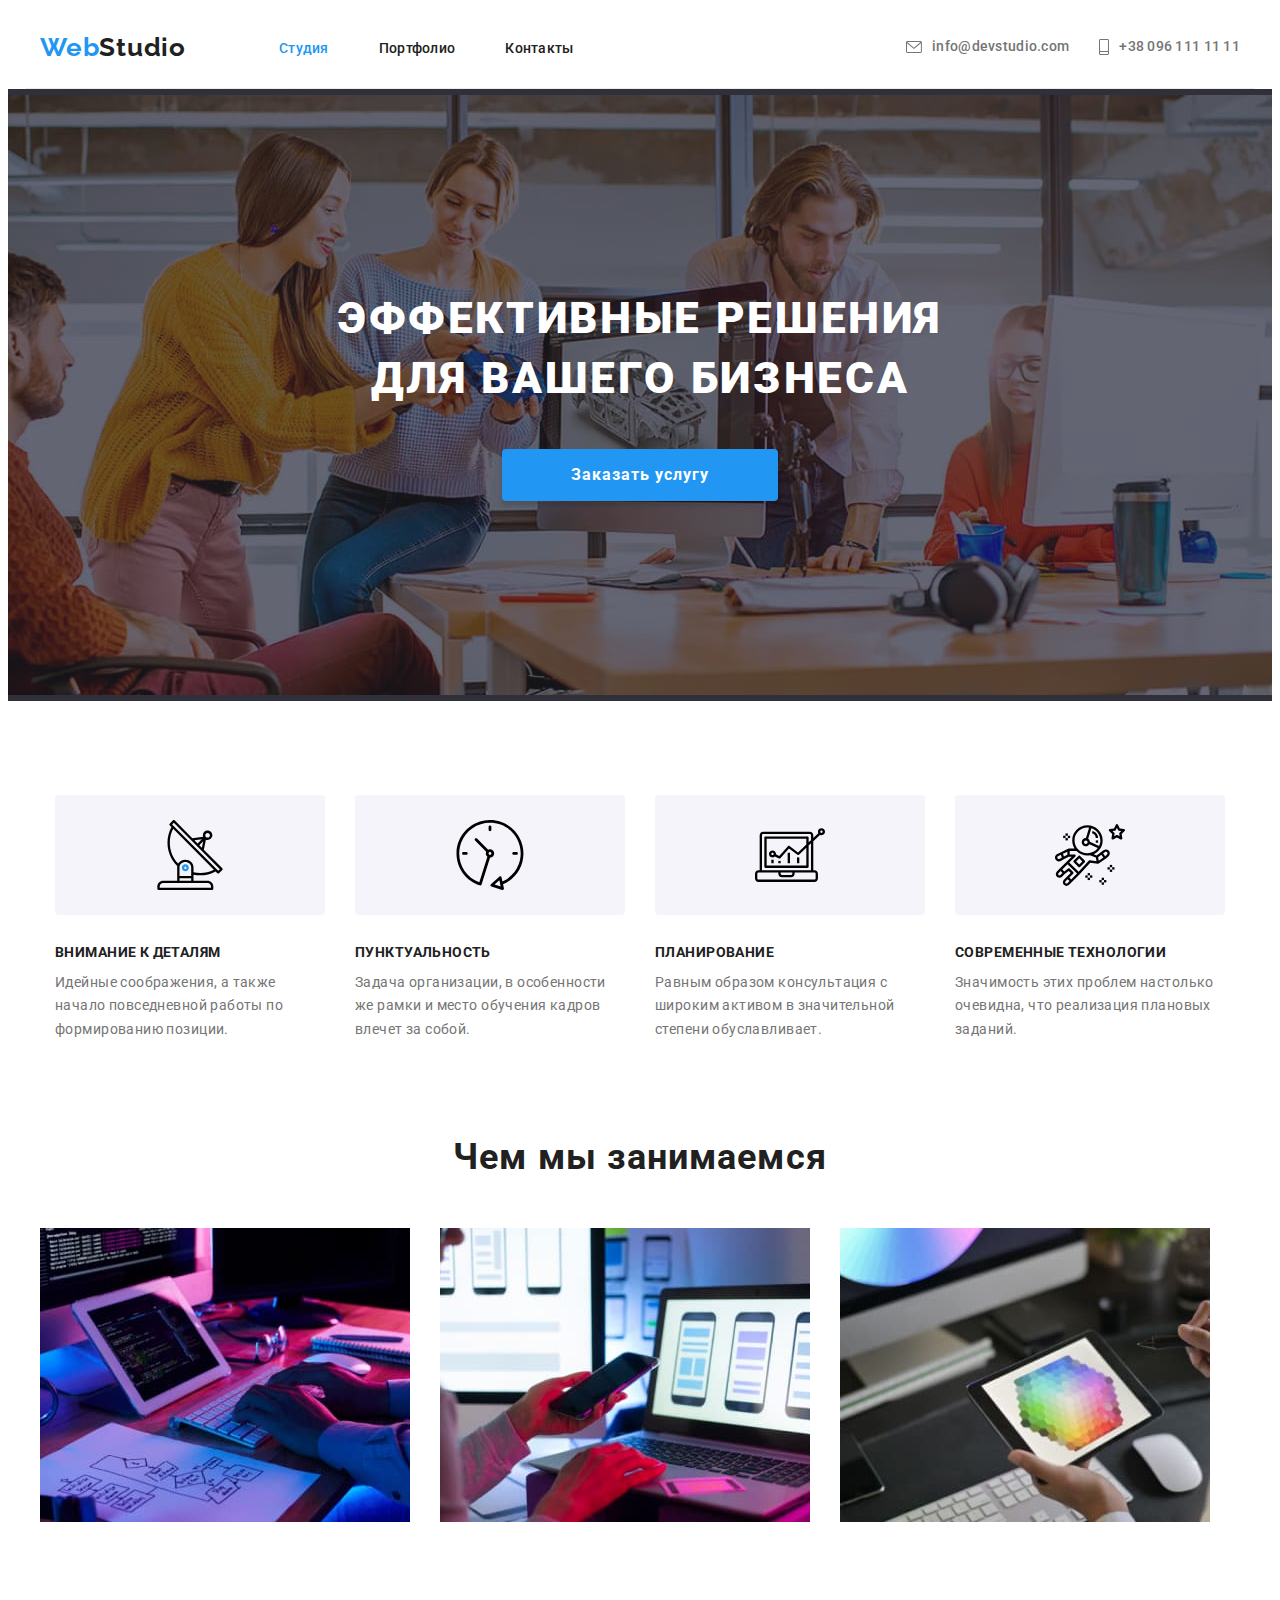
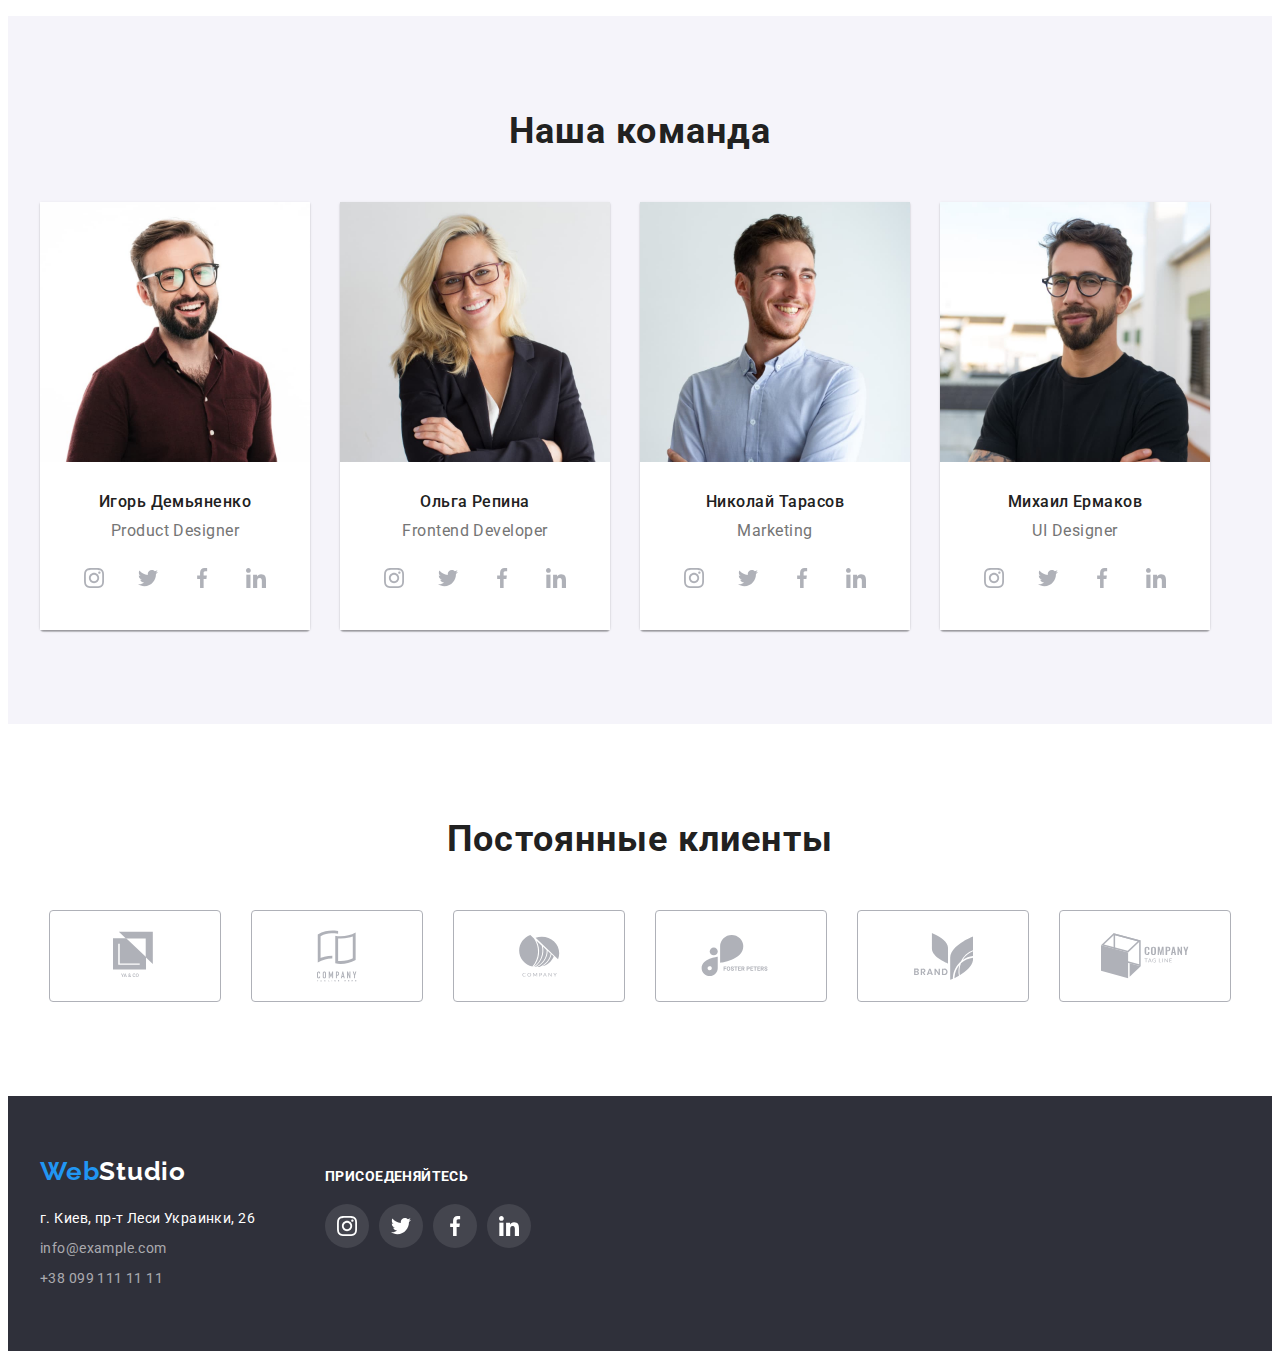
<file: index.html>
<!DOCTYPE html>
<html lang="ru">
<head>
    <meta charset="UTF-8">
    <meta http-equiv="X-UA-Compatible" content="IE=edge">
    <meta name="viewport" content="width=device-width, initial-scale=1.0">
    <title lang="en">WebStudio</title>
    <link rel="stylesheet" href="https://cdnjs.cloudflare.com/ajax/libs/modern-normalize/1.0.0/modern-normalize.min.css" integrity="sha512-ISS7cAi1PEhQ8jnbJpJZMd29NlhNj4AWYyLOSp2CE/CsHxTCu+r+t0D2yoJudVrd0/8fTVPUVDzY5Tvli75u/g==" crossorigin="anonymous" />
    <link rel="preconnect" href="https://fonts.gstatic.com">
    <link href="https://fonts.googleapis.com/css2?family=Raleway:wght@700&family=Roboto:wght@400;500;700;900&display=swap" rel="stylesheet">
    <link rel="stylesheet" href="./css/style-html.css">
</head>
<body>
    
    <header class="header">
        <!--Навигацыя-->
        <div class="container">
            <nav class="nav">
                <a class="logo link" href="index.html" lang="en">Web<span class="logo-word-top">Studio</span></a>
                <ul class="nav-list list">
                    <li class="nav-list-title">
                        <a class="header-nav-link link" href="index.html"><span class="nav-link-word">Студия</span></a>
                    </li>
                    <li class="nav-list-title">
                        <a class="header-nav-link link" href="portfolio.html">Портфолио</a>
                    </li>
                    <li class="nav-list-title">
                        <a class="header-nav-link link" href="contakt.html">Контакты</a>
                    </li>           
                </ul>
            </nav>
            <ul class="header-contakt-list list">
                <li class="header-contakt">
                    <a class="header-contakt-link link" href="mail:info@devstudio.com">
                        <svg width="16" height="12" class="headet-contakt-icon">
                            <use href="./img/sprite.svg#icon-mail"></use>
                        </svg> info@devstudio.com
                    </a>
                    
                </li>
                <li class="header-contakt">
                    <a class="header-contakt-link link" href="tel:+380961111111">
                        <svg width="10" height="16" class="headet-contakt-icon" >
                            <use href="./img/sprite.svg#icon-tel"></use>
                        </svg> +38 096 111 11 11
                    </a>
                </li>
            </ul>  
        </div>
    </header>
    <main>
        <!--HERO-->
        <section class="hero-section background-img">
            <div class="container ">
                <h1 class="hero-section-text">Эффективные решения для вашего бизнеса</h1>
                <button type="button" class="hero-section-btn">
                   <span class="btn-texst">Заказать услугу</span> 
                </button>
            </div>
        </section>
            <!--Описание-->        
        <section class="description">
            <div class="container">
                <ul class="list-description list">
                    <li class="list-description-title">
                        <div class="list-description-icon">
                            <svg class="description-icon">
                                <use href="./img/sprite.svg#icon-antenna"></use>
                            </svg>
                        </div>
                        <h3 class="description-title">Внимание к деталям</h3>
                        <p class="description-text">Идейные соображения, а также начало повседневной работы по формированию позиции.</p>
                    </li>
                    <li class="list-description-title">
                        <div class="list-description-icon">
                            <svg class="description-icon">
                                <use href="./img/sprite.svg#icon-clock"></use>
                            </svg>
                        </div>
                        <h3 class="description-title">Пунктуальность</h3>
                        <p class="description-text">Задача организации, в особенности же рамки и место обучения кадров влечет за собой.</p>
                    </li>
                    <li class="list-description-title">
                        <div class="list-description-icon">
                            <svg class="description-icon">
                                <use href="./img/sprite.svg#icon-diagram">
                                </use>
                            </svg>
                        </div>
                        <h3 class="description-title">Планирование</h3>
                        <p class="description-text">Равным образом консультация с широким активом в значительной степени обуславливает.</p>
                    </li>
                    <li class="list-description-title">
                        <div class="list-description-icon">
                            <svg class="description-icon" >
                                <use href="./img/sprite.svg#icon-astronaut"></use>
                            </svg>
                        </div>
                        <h3 class="description-title">Современные технологии</h3>
                        <p class="description-text">Значимость этих проблем настолько очевидна, что реализация плановых заданий.</p>
                    </li>
                </ul>
            </div>    
       </section>
             <!--Чем мы занимаемся-->             
        <section class="uswork">
            <div class="container">
                <h2 class="uswork-title">Чем мы занимаемся</h2> 
                <ul class="uswork-list list">
                    <li class="uswork-img"><img src="./img/picture/html.img/img-2.jpg" alt="робота с компютером" width="370" height="294"></li>
                    <li class="uswork-img"><img src="./img/picture/html.img/img-1.jpg" alt="робота с телефоном" width="370" height="294"></li>
                    <li class="uswork-img"><img src="./img/picture/html.img/img.jpg" alt="робота с планшетом" width="370" height="294"></li>
                </ul>
            </div>   
        </section>
            <!--Наша команда-->        
        <section class="usteam">
            <div class="container">
                <h2 class="usteam-header">Наша команда</h2>
                <ul class="usteam-list list">
                    <li class="usteam-list-blok" >
                        <img class="usteam-img" src="./img/face/img.jpg" alt="Игорь Демьяненко" width="270" height="260">
                        <div class="usteam-list-item">
                            <h3 class="usteam-title">Игорь Демьяненко</h3>
                            <p class="usteam-text" lang="en">Product Designer</p>
                            <ul class="usteam-soctial list">
                                <il class="usteam-soctial-icon">
                                    <a class="soctial-icon-link link" href="" >
                                        <svg class="soctial-icon">
                                            <use href="./img/sprite.svg#icon-instagram"></use>
                                        </svg>
                                    </a>
                                </il>
                                <il class="usteam-soctial-icon">
                                    <a class="soctial-icon-link link" href="">
                                        <svg class="soctial-icon">
                                            <use href="./img/sprite.svg#icon-twitter"></use>
                                        </svg>
                                    </a>
                                </il>
                                <il class="usteam-soctial-icon">
                                    <a class="soctial-icon-link link" href="">
                                        <svg class="soctial-icon">
                                            <use href="./img/sprite.svg#icon-facebook"></use>
                                        </svg>
                                    </a>
                                </il>
                                <il class="usteam-soctial-icon">
                                    <a class="soctial-icon-link link" href="">
                                        <svg class="soctial-icon">
                                            <use href="./img/sprite.svg#icon-linkedin"></use>
                                        </svg>
                                    </a>
                                </il>
                            </ul>
                        </div>
                    </li>
                    <li class="usteam-list-blok">
                        <img class="usteam-img" src="./img/face/img-1.jpg" alt="Ольга Репина" width="270" height="260">
                        <div class="usteam-list-item">
                            <h3 class="usteam-title">Ольга Репина</h3>
                            <p class="usteam-text" lang="en">Frontend Developer</p>
                            <ul class="usteam-soctial list">
                                <il class="usteam-soctial-icon">
                                    <a class="soctial-icon-link link" href="" >
                                        <svg class="soctial-icon">
                                            <use href="./img/sprite.svg#icon-instagram"></use>
                                        </svg>
                                    </a>
                                </il>
                                <il class="usteam-soctial-icon">
                                    <a class="soctial-icon-link link" href="">
                                        <svg class="soctial-icon">
                                            <use href="./img/sprite.svg#icon-twitter"></use>
                                        </svg>
                                    </a>
                                </il>
                                <il class="usteam-soctial-icon">
                                    <a class="soctial-icon-link link" href="">
                                        <svg class="soctial-icon">
                                            <use href="./img/sprite.svg#icon-facebook"></use>
                                        </svg>
                                    </a>
                                </il>
                                <il class="usteam-soctial-icon">
                                    <a class="soctial-icon-link link" href="">
                                        <svg class="soctial-icon">
                                            <use href="./img/sprite.svg#icon-linkedin"></use>
                                        </svg>
                                    </a>
                                </il>
                            </ul>
                        </div>
                    </li>
                    <li class="usteam-list-blok">
                        <img class="usteam-img" src="./img/face/img-2.jpg" alt="Николай Тарасов" width="270" height="260">
                        <div class="usteam-list-item">
                            <h3 class="usteam-title">Николай Тарасов</h3>
                            <p class="usteam-text" lang="en">Marketing</p>
                            <ul class="usteam-soctial list">
                                <il class="usteam-soctial-icon">
                                    <a class="soctial-icon-link link" href="" >
                                        <svg class="soctial-icon">
                                            <use href="./img/sprite.svg#icon-instagram"></use>
                                        </svg>
                                    </a>
                                </il>
                                <il class="usteam-soctial-icon">
                                    <a class="soctial-icon-link link" href="">
                                        <svg class="soctial-icon">
                                            <use href="./img/sprite.svg#icon-twitter"></use>
                                        </svg>
                                    </a>
                                </il>
                                <il class="usteam-soctial-icon">
                                    <a class="soctial-icon-link link" href="">
                                        <svg class="soctial-icon">
                                            <use href="./img/sprite.svg#icon-facebook"></use>
                                        </svg>
                                    </a>
                                </il>
                                <il class="usteam-soctial-icon">
                                    <a class="soctial-icon-link link" href="">
                                        <svg class="soctial-icon">
                                            <use href="./img/sprite.svg#icon-linkedin"></use>
                                        </svg>
                                    </a>
                                </il>
                            </ul>
                        </div>
                    </li>
                    <li class="usteam-list-blok">
                        <img class="usteam-img" src="./img/face/img-3.jpg" alt="Михаил Ермаков" width="270" height="260">
                        <div class="usteam-list-item">
                            <h3 class="usteam-title">Михаил Ермаков</h3>
                            <p class="usteam-text" lang="en">UI Designer</p>
                           <ul class="usteam-soctial list">
                            <il class="usteam-soctial-icon">
                                <a class="soctial-icon-link link" href="" >
                                    <svg class="soctial-icon">
                                        <use href="./img/sprite.svg#icon-instagram"></use>
                                    </svg>
                                </a>
                            </il>
                            <il class="usteam-soctial-icon">
                                <a class="soctial-icon-link link" href="">
                                    <svg class="soctial-icon">
                                        <use href="./img/sprite.svg#icon-twitter"></use>
                                    </svg>
                                </a>
                            </il>
                            <il class="usteam-soctial-icon">
                                <a class="soctial-icon-link link" href="">
                                    <svg class="soctial-icon">
                                        <use href="./img/sprite.svg#icon-facebook"></use>
                                    </svg>
                                </a>
                            </il>
                            <il class="usteam-soctial-icon">
                                <a class="soctial-icon-link link" href="">
                                    <svg class="soctial-icon">
                                        <use href="./img/sprite.svg#icon-linkedin"></use>
                                    </svg>
                                </a>
                            </il>
                           </ul>
                        </div>
                    </li>
                    
                </ul>
            </div>
        </section>
        <!--Клиенты-->  
        <section class="clients">
            <div class="container">
                <h2 class="clients-header">
                    Постоянные клиенты
                </h2>
                <ul class="clients-list list">
                    <li class="clients-list-item">
                        <a href="" class="clients-list-link link">
                            <svg class="clients-icon" width="44" height="50" >
                                <use href="./img/sprite.svg#icon-logo-1"></use>
                            </svg>
                        </a>
                    </li>
                    <li class="clients-list-item">
                        <a href="" class="clients-list-link link">
                            <svg class="clients-icon" width="40" height="52">
                                <use href="./img/sprite.svg#icon-logo-2"></use>
                            </svg>
                        </a>
                    </li>
                    <li class="clients-list-item">
                        <a href="" class="clients-list-link link">
                            <svg class="clients-icon" width="41" height="42">
                                <use href="./img/sprite.svg#icon-logo-3"></use>
                            </svg>
                        </a>
                    </li>
                    <li class="clients-list-item">
                        <a href="" class="clients-list-link link">
                            <svg class="clients-icon" width="80" height="42">
                                <use href="./img/sprite.svg#icon-logo-4"></use>
                            </svg>
                        </a>
                    </li>
                    <li class="clients-list-item">
                        <a href="" class="clients-list-link link">
                            <svg class="clients-icon" width="59" height="47">
                                <use href="./img/sprite.svg#icon-logo-5" ></use>
                            </svg>
                        </a>
                    </li>
                    <li class="clients-list-item">
                        <a href="" class="clients-list-link link">
                            <svg class="clients-icon" width="88" height="46">
                                <use href="./img/sprite.svg#icon-logo-6" ></use>
                            </svg>
                        </a>
                    </li>
                </ul>
            </div>
        </section>
    </main>  
        <footer class="footer">
            <!--Контактная информация--> 
            <div class="container">
                <div>
                    <ul class="footer-list list">
                        <li class="footer-list-title"><a class="logo link" href="index.html" lang="en">Web<span class="logo-word-bottom">Studio</span></a></li>
                        <li class="footer-list-title"><address class="address">
                            <ul class="address-list list">
                                <li class="address-list-title"><a class="address-list-map link" href="https://goo.gl/maps/AxaxYYh6LcKhHVf57" target="_blank" rel="noopener noreferrer">г. Киев, пр-т Леси Украинки, 26</a></li>
                                <li class="address-list-title"><a class="address-list-link link" href="mail:info@example.com">info@example.com</a></li>
                                <li class="address-list-title"><a class="address-list-link link" href="tel:+380991111111">+38 099 111 11 11</a></li>
                            </ul>
                        </address></li>
                    </ul> 
                </div>
            
                <div class="footer-social">
                    <h3 class="footer-social-text">
                        ПРИСОЕДЕНЯЙТЕСЬ
                    </h3>
                    <ul class="footer-social-list list">
                        <li class="footer-social-title">
                            <a href="" class="footer-icon link">
                                <svg class="footer-social-icon">
                                    <use href="./img/sprite.svg#icon-instagram"></use>
                                </svg>
                            </a>
                        </li>
                        <li class="footer-social-title">
                            <a href="" class="footer-icon link">
                                <svg class="footer-social-icon">
                                    <use href="./img/sprite.svg#icon-twitter"></use>
                                </svg>
                            </a>
                        </li>
                        <li class="footer-social-title">
                            <a href="" class="footer-icon link">
                                <svg class="footer-social-icon">
                                    <use href="./img/sprite.svg#icon-facebook"></use>
                                </svg>
                            </a>
                        </li>
                        <li class="footer-social-title">
                            <a href="" class="footer-icon link">
                                <svg class="footer-social-icon">
                                    <use href="./img/sprite.svg#icon-linkedin"> </use>
                                </svg>
                            </a>
                        </li>
                    </ul>
                </div>
            </div>
        </footer>
</body>
</html>
</file>
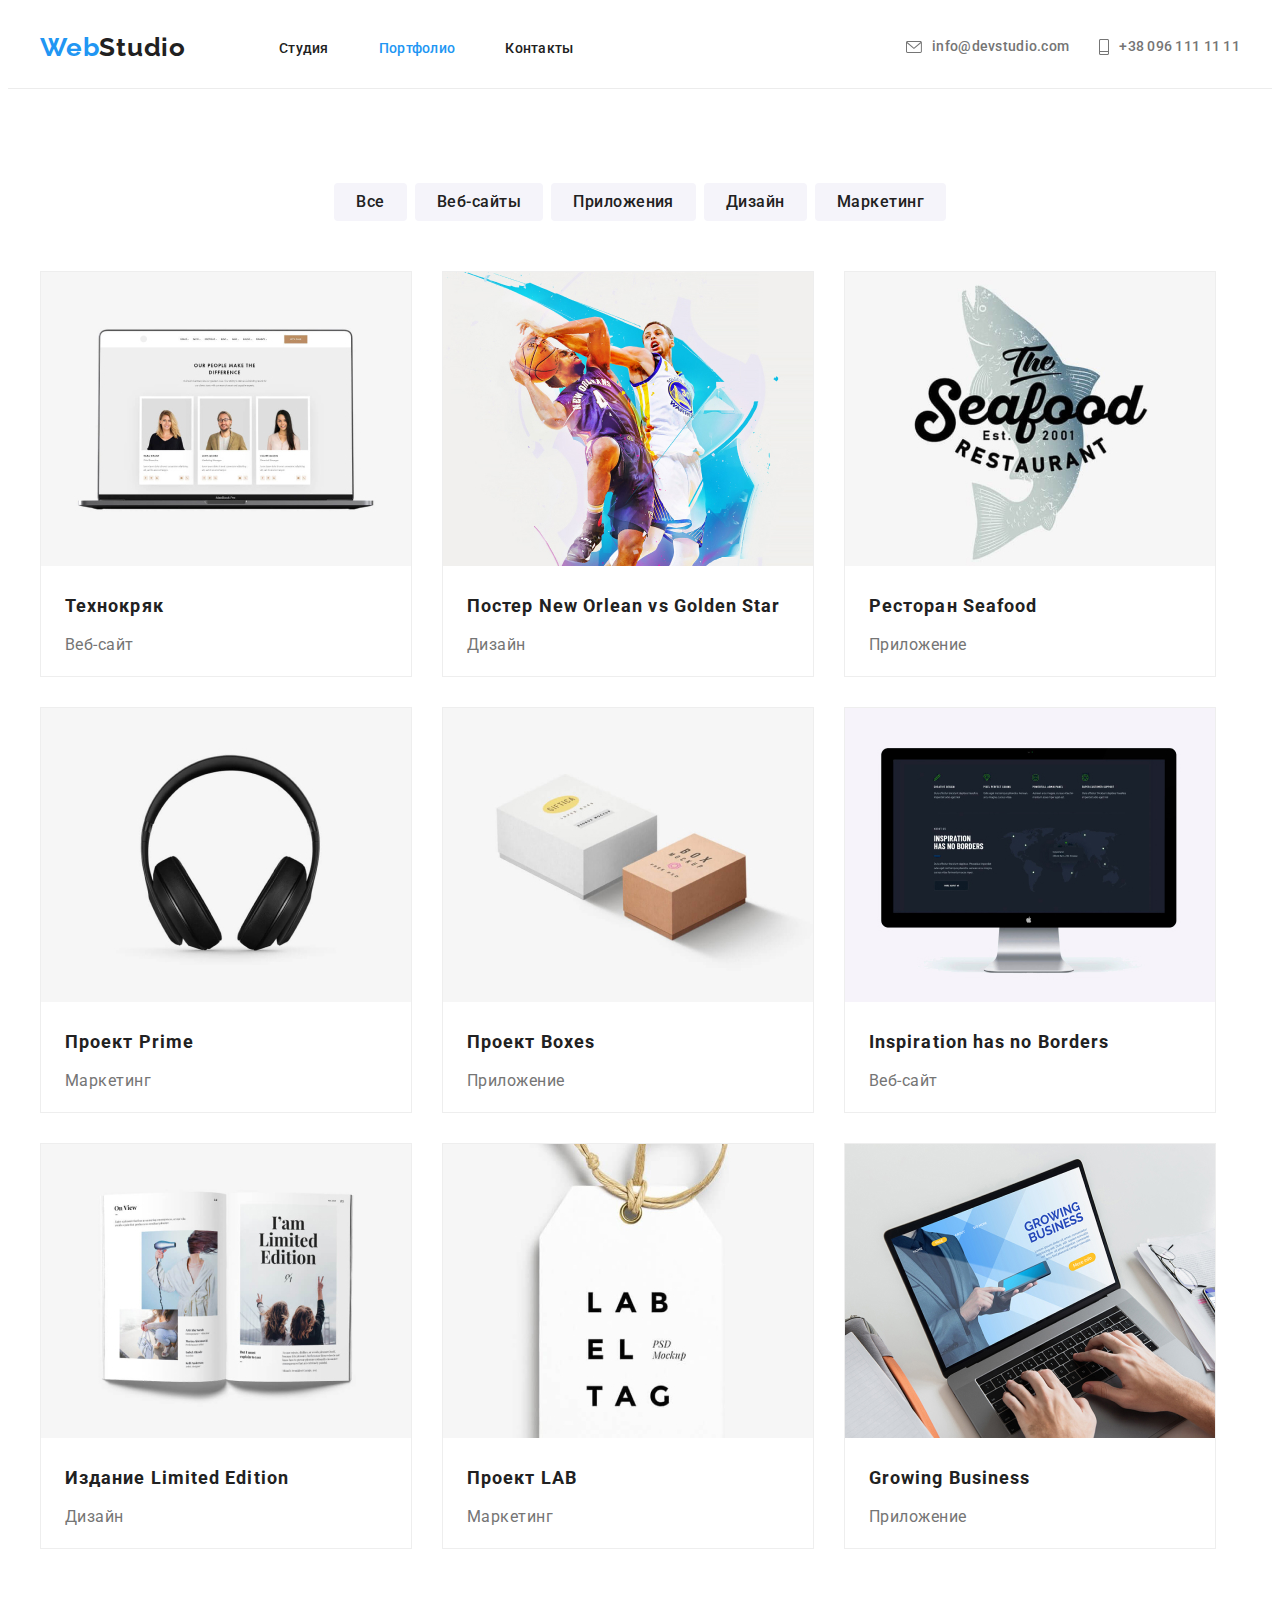
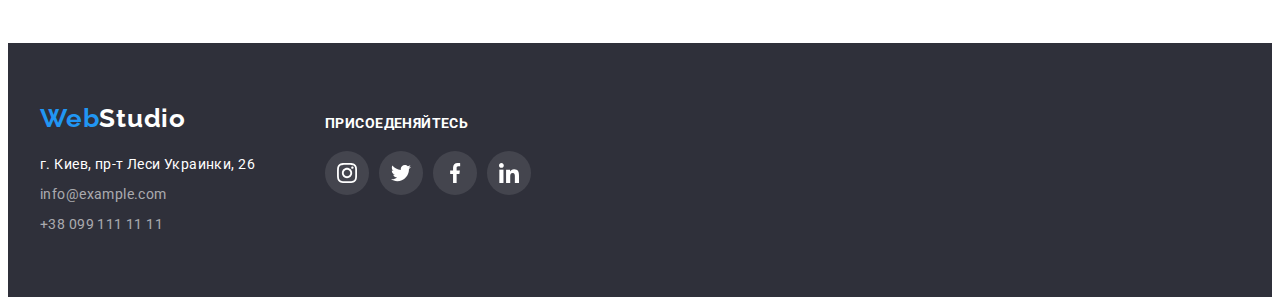
<file: portfolio.html>
<!DOCTYPE html>
<html lang="ru">
<head>
    <meta charset="UTF-8">
    <meta http-equiv="X-UA-Compatible" content="IE=edge">
    <meta name="viewport" content="width=device-width, initial-scale=1.0">
    <title lang="en">WebStudio</title>
    <link rel="stylesheet" href="https://cdnjs.cloudflare.com/ajax/libs/modern-normalize/1.0.0/modern-normalize.min.css" integrity="sha512-ISS7cAi1PEhQ8jnbJpJZMd29NlhNj4AWYyLOSp2CE/CsHxTCu+r+t0D2yoJudVrd0/8fTVPUVDzY5Tvli75u/g==" crossorigin="anonymous" />
    <link rel="preconnect" href="https://fonts.gstatic.com">
    <link href="https://fonts.googleapis.com/css2?family=Raleway:wght@700&family=Roboto:wght@400;500;700;900&display=swap" rel="stylesheet">
    <link rel="stylesheet" href="./css/style-portfolio.css">
</head>
    <body>
        <header class="header">
            <!--Навигацыя-->
            <div class="container">
                <nav class="nav">
                    <a class="logo link" href="index.html" lang="en">Web<span class="logo-word-top">Studio</span></a>
                    <ul class="nav-list list">
                        <li class="nav-list-title">
                            <a class="header-nav-link link" href="index.html">Студия</a>
                        </li>
                        <li class="nav-list-title">
                            <a class="header-nav-link link" href="portfolio.html"><span class="nav-link-word">Портфолио</span></a>
                        </li>
                        <li class="nav-list-title">
                            <a class="header-nav-link link" href="contakt.html">Контакты</a>
                        </li>
                    </ul>
                </nav>
                <ul class="header-contakt-list list">
                    <li class="header-contakt">
                        <a class="header-contakt-link link" href="mail:info@devstudio.com">
                            <svg width="16" height="12" class="headet-contakt-icon">
                                <use href="./img/sprite.svg#icon-mail"></use>
                            </svg> info@devstudio.com
                        </a>
                        
                    </li>
                    <li class="header-contakt">
                        <a class="header-contakt-link link" href="tel:+380961111111">
                            <svg width="10" height="16" class="headet-contakt-icon" >
                                <use href="./img/sprite.svg#icon-tel"></use>
                            </svg> +38 096 111 11 11
                        </a>
                    </li>
                </ul>  
            </div>
        </header>   
            <!--Прайс-->
        <section class="section">
            <div class="container">
                <ul class="price-button list">
                    <li class="price-button-list">
                        <button type="button" class="button-list"><span class="btn-texst">Все</span></button>
                    </li>
                    <li class="price-button-list">
                        <button type="button" class="button-list"><span class="btn-texst">Веб-сайты</span></button>
                    </li>
                    <li class="price-button-list">
                        <button type="button" class="button-list"><span class="btn-texst">Приложения</span></button>
                    </li>
                    <li class="price-button-list">
                        <button type="button" class="button-list"><span class="btn-texst">Дизайн</span></button>
                    </li>
                    <li class="price-button-list">
                        <button type="button" class="button-list"><span class="btn-texst">Маркетинг</span></button>
                    </li>
                </ul>                
                <div class="container-price-img">
                    <ul class="price-img list">
                        <li class="price-img-list">
                            <a class="price-img-link link" href="">
                            <img class="price-img-link-pic" src="./img/picture/portfolio.img/img.jpg" alt="Ноутбук" width="370" height="294"> 
                            <div class="price-list-title"> 
                                <h3 class="price-list-header">Технокряк</h3>
                                <p class="price-list-text">Веб-сайт</p></div>
                            </a>
                        </li>
                        <li class="price-img-list">
                            <a class="price-img-link link" href="">
                                <img class="price-img-link-pic" src="./img/picture/portfolio.img/img-1.jpg" alt="Баскедболисты" width="370" height="294"> 
                            <div class="price-list-title">
                                <h3 class="price-list-header">Постер New Orlean vs Golden Star</h3>
                                <p class="price-list-text">Дизайн</p>
                            </div>
                            </a>
                        </li>
                        <li class="price-img-list">
                            <a class="price-img-link link" href="">
                                <img class="price-img-link-pic" src="./img/picture/portfolio.img/img-2.jpg" alt="Логотип" width="370" height="294"> 
                            <div class="price-list-title">
                                <h3 class="price-list-header">Ресторан Seafood</h3>
                                <p class="price-list-text">Приложение</p>
                            </div>
                            </a>
                        </li>
                        <li class="price-img-list">
                            <a class="price-img-link link" href="">
                                <img class="price-img-link-pic" src="./img/picture/portfolio.img/img-3.jpg" alt="Наушники" width="370" height="294"> 
                            <div class="price-list-title">
                                <h3 class="price-list-header">Проект Prime</h3>
                                <p class="price-list-text">Маркетинг</p>
                            </div>
                            </a>
                        </li>
                        <li class="price-img-list">
                            <a class="price-img-link link" href="">
                                <img class="price-img-link-pic" src="./img/picture/portfolio.img/img-4.jpg" alt="Коробки" width="370" height="294"> 
                            <div class="price-list-title">
                                <h3 class="price-list-header">Проект Boxes</h3>
                                <p class="price-list-text">Приложение</p>
                            </div>
                            </a>
                        </li>
                        <li class="price-img-list">
                            <a class="price-img-link link" href="">
                                <img class="price-img-link-pic" src="./img/picture/portfolio.img/img-5.jpg" alt="Монитор" width="370" height="294"> 
                            <div class="price-list-title">
                                <h3 class="price-list-header">Inspiration has no Borders</h3>
                                <p lang="en" class="price-list-text">Веб-сайт</p>
                            </div>
                            </a>
                        </li>
                        <li class="price-img-list">
                            <a class="price-img-link link" href="">
                                <img class="price-img-link-pic" src="./img/picture/portfolio.img/img-6.jpg" alt="Книга" width="370" height="294"> 
                            <div class="price-list-title">
                                <h3 class="price-list-header">Издание Limited Edition</h3>
                                <p class="price-list-text">Дизайн</p>
                            </div>
                            </a>
                        </li>
                        <li class="price-img-list">
                            <a class="price-img-link link" href="">
                                <img class="price-img-link-pic" src="./img/picture/portfolio.img/img-7.jpg" alt="Маркеровка" width="370" height="294"> 
                            <div class="price-list-title">
                                <h3 class="price-list-header">Проект LAB</h3>
                                <p class="price-list-text">Маркетинг</p>
                            </div>
                            </a>
                        </li>
                        <li class="price-img-list">
                            <a class="price-img-link link" href="">
                                <img class="price-img-link-pic" src="./img/picture/portfolio.img/img-8.jpg" alt="Ноутбук" width="370" height="294"> 
                            <div class="price-list-title">
                                <h3 class="price-list-header">Growing Business</h3>
                                <p class="price-list-text">Приложение</p>
                            </div>
                            </a>
                        </li>
                    </ul>
                </div>
            </div>
        </section>
                <!--Контактная информация-->     
        <footer class="footer">
            <!--Контактная информация--> 
            <div class="container">
                <div>
                    <ul class="footer-list list">
                        <li class="footer-list-title"><a class="logo link" href="index.html" lang="en">Web<span class="logo-word-bottom">Studio</span></a></li>
                        <li class="footer-list-title"><address class="address">
                            <ul class="address-list list">
                                <li class="address-list-title"><a class="address-list-map link" href="https://goo.gl/maps/AxaxYYh6LcKhHVf57" target="_blank" rel="noopener noreferrer">г. Киев, пр-т Леси Украинки, 26</a></li>
                                <li class="address-list-title"><a class="address-list-link link" href="mail:info@example.com">info@example.com</a></li>
                                <li class="address-list-title"><a class="address-list-link link" href="tel:+380991111111">+38 099 111 11 11</a></li>
                            </ul>
                        </address></li>
                    </ul> 
                </div>
            
                <div class="footer-social">
                    <h3 class="footer-social-text">
                        ПРИСОЕДЕНЯЙТЕСЬ
                    </h3>
                    <ul class="footer-social-list list">
                        <li class="footer-social-title">
                            <a href="" class="footer-icon link">
                                <svg class="footer-social-icon">
                                    <use href="./img/sprite.svg#icon-instagram"></use>
                                </svg>
                            </a>
                        </li>
                        <li class="footer-social-title">
                            <a href="" class="footer-icon link">
                                <svg class="footer-social-icon">
                                    <use href="./img/sprite.svg#icon-twitter"></use>
                                </svg>
                            </a>
                        </li>
                        <li class="footer-social-title">
                            <a href="" class="footer-icon link">
                                <svg class="footer-social-icon">
                                    <use href="./img/sprite.svg#icon-facebook"></use>
                                </svg>
                            </a>
                        </li>
                        <li class="footer-social-title">
                            <a href="" class="footer-icon link">
                                <svg class="footer-social-icon">
                                    <use href="./img/sprite.svg#icon-linkedin"></use>
                                </svg>
                            </a>
                        </li>
                    </ul>
                </div>
            </div>
        </footer>            
    </body>
</html>
</file>
<file: css/style-html.css>
:root {
    --main-font: 'Roboto', sans-serif;
    --secondary-font: 'Raleway', sans-serif;
    --accent-color: #2196F3;
    --text-color:#212121;
    --title-color:#FFFFFF;
    --background-color: #F5F4FA;
    --section-pt-pb: 94px;
    --section-mr: 30px;
}

h1,
h2,
h3,
h4,
h5,
h6,
p{
    margin:0;
}

ul,
ol
{
    margin: 0;
    padding: 0;
}

img{
    display: block;
}

body {
    font-family: var(--main-font);
}

.list {
    list-style: none;
}

.link {
    text-decoration: none;
}


.logo {
    font-family: var(--secondary-font);
    font-weight: 700;
    font-size: 26px;
    line-height: 1.19;
    letter-spacing: 0.03em;

    color: var(--accent-color);
}

.visually-hidden {
    position: absolute !important;
    clip: rect(1px 1px 1px 1px); /* IE6, IE7 */
    clip: rect(1px, 1px, 1px, 1px);
    padding: 0 !important;
    border: 0 !important;
    height: 1px !important;
    width: 1px !important;
    overflow: hidden;
  }

.container{
    width: 1200px;
    margin: 0 auto;
    padding-left: 15px;
    padding-right: 15px; 
}

/* _______________header_______________ */

.header .container{
    display: flex;
    align-items: center;
    border-bottom: 1px solid #ECECEC;
    padding-left: 15px;
    padding-top: 24px;
    padding-bottom: 25px;
}

.nav{
    display: flex;
    align-items: center;
}

.header .logo{
    margin-right: 93px;

}

.logo-word-top{
    color: var(--text-color);
}

.nav-list-title:not(:last-child){
    margin-right: 50px;
}

.nav-list{
    display: flex;
}

.header-nav-link {
    font-weight: 500;
    font-size: 14px;
    line-height: 1.14;
    letter-spacing: 0.02em;

    color: var(--text-color);
}

.header-nav-link:hover,
.header-nav-link:focus{
    color: var(--accent-color);
}

.nav-link-word{
    color: var(--accent-color);
}

.header-contakt-list{
    display: flex;
    align-items: center;
    margin-left: auto;
}

.header-contakt-link:hover,
.header-contakt-link:focus{
    color: var(--accent-color);
}

.header-contakt:not(:last-child){
    margin-right: 30px;
}

.header-contakt-list:not(:last-child){
    margin-left: 305px;   
}

.header-contakt-link{
    font-weight: 500;
    display: flex;
  align-items: center;
    font-size: 14px;
    line-height: 1.14;
    letter-spacing: 0.02em;
    
    color: #757575;
}

.headet-contakt-icon{
    margin-right: 10px;
    fill: currentColor;
}

/* _______________end header_______________ */

/* _______________HERO_______________ */
.hero-section{
    background: #2F303A;
    padding-top: 200px;
    padding-bottom: 200px;

    background-image: linear-gradient(
        rgba(47, 48, 58, 0.4),
        rgba(47, 48, 58, 0.4)), 
    url(../img/picture/html.img/background/Img.jpg);
    background-repeat: no-repeat;
    background-position: center;
}

.hero-section .container{
    display: flex;
    flex-direction: column;
    align-items: center;
    
}

.hero-section-text{
    width: 696px;
    left: 452px;
    top: 280px;
    font-weight: 900;
    font-size: 44px;
    line-height: 1.36;
    text-align: center;
    letter-spacing: 0.06em;
    text-transform: uppercase;

    color: var(--title-color);
}

.hero-section-btn{
    margin-top: 40px;

    border: none;
    font-family: var(--main-font);
    font-weight: 700;
    font-size: 16px;
    line-height: 1.875;
    display: flex;
    align-items: center;
    text-align: center;
    letter-spacing: 0.06em;
    cursor: pointer;

    color: var(--title-color);
    background-color: var(--accent-color);
    box-shadow: 0px 4px 4px rgba(0, 0, 0, 0.15);
    border-radius: 4px;
}

.btn-texst{
    min-width: 200px;
    padding: 10px 32px;
}

/* _______________END HERO_______________ */

/* _______________description_______________ */

.description{
    padding-top : var(--section-pt-pb);
    padding-bottom: var(--section-pt-pb);
}

.list-description{
    display: flex ;
    align-items: center;
    justify-content: center;
}

.list-description-title:not(:last-child){
    margin-right: var(--section-mr);
}

.list-description-title{
    width: 270px;
}

.list-description-icon{
    background: #F5F4FA;
    border-radius: 4px;
    margin-bottom: var(--section-mr);
    height: 120px;
    display: flex;
    align-items: center;
    justify-content: center;
}

.description-icon{
width: 70px;
height: 70px;
}

.description-title{
    margin-bottom: 10px;
    font-weight: 700;
    font-size: 14px;
    line-height: 1.14;
    letter-spacing: 0.03em;
    text-transform: uppercase;

    color: var(--text-color);
}

.description-text{
    font-weight: 400;
    font-size: 14px;
    line-height: 1.7;
    letter-spacing: 0.03em;

    color: #757575;
}
/* _______________end description_______________ */

/* _______________us work_______________ */

.uswork{
    padding-bottom : var(--section-pt-pb);
}

.uswork-title{
    font-weight: 700;
    font-size: 36px;
    line-height: 1.17;
    text-align: center;
    letter-spacing: 0.03em;
    margin-bottom: 50px;

    color: var(--text-color);
}

.uswork-list{
    display: flex ;
    align-items: center;
    
}

.uswork-img:not(:last-child){
    margin-right: var(--section-mr);
}

/* _______________end us work_______________ */

/* _______________us team_______________ */

.usteam{
    background: var(--background-color);
    padding-top : var(--section-pt-pb);  
    padding-bottom: var(--section-pt-pb);
}

.usteam-list{
    display: flex;
    margin: -30px 0 0 0;
}

.usteam-list-blok{
    margin: var(--section-mr) var(--section-mr) 0 0;
    box-shadow: 0px 1px 3px rgba(0, 0, 0, 0.12), 0px 1px 1px rgba(0, 0, 0, 0.14), 0px 2px 1px rgba(0, 0, 0, 0.2);
    border-radius: 0px 0px 4px 4px;
    flex-basis: calc(100% / 4 - 30px);
}

.usteam-list-blok:not(:last-child) {
    margin-right: 30px;
  }


.usteam-header{
    margin-bottom: 50px;
    font-weight: 700;
    font-size: 36px;
    line-height: 1.17;
    text-align: center;
    letter-spacing: 0.03em;
    color: var(--text-color);
}

.usteam-list-item{
    padding: var(--section-mr) 0 var(--section-mr) 0 ;
    background: var(--title-color);
}

.usteam-title{
    margin-bottom: 10px;
    font-weight: 500;
    font-size: 16px;
    line-height: 1.19;
    text-align: center;
    letter-spacing: 0.03em;
    
    color: var(--text-color);

}

.usteam-text{
    font-weight: 400;
    font-size: 16px;
    line-height: 1.19;
    text-align: center;
    letter-spacing: 0.03em;
    margin-bottom: 16px;
    color: #757575;
}

.usteam-soctial{
    display: flex;
    justify-content: center;
}

.soctial-icon-link{
    display:flex;
    justify-content: center;
    align-items: center;
    width: 44px;
    height: 44px;
    border-radius: 50%;
    fill: #AFB1B8;
}

.soctial-icon-link:hover ,
.soctial-icon-link:focus {
    fill: var(--title-color);
    background-color: var(--accent-color);
}
.usteam-soctial-icon:not(:last-child) {
    margin-right: 10px;
}

.soctial-icon{
    
    width: 20px;
    height: 20px;
}

/* _______________end us team_______________ */

/* _______________clients_______________ */

.clients{
    padding-top : var(--section-pt-pb);
    padding-bottom : var(--section-pt-pb);
}

.clients-header{
    font-family: var(--main-font);
    font-weight: 700;
    font-size: 36px;
    line-height: 42px;
    text-align: center;
    letter-spacing: 0.03em;
    margin-bottom: 50px;
    color: var(--text-color);
}

.clients-list{
    display: flex;
    justify-content: center;
}

.clients-list-link{
    display:flex;
    justify-content: center;
    align-items: center;
    fill: #AFB1B8;
    width: 170px;
    height: 90px;
    border-radius: 4px;
    border: 1px solid #afb1b8;
}

.clients-list-item:not(:last-child) {
    margin-right: var(--section-mr);
}


.clients-list-link:hover,
.clients-list-link:focus{
    border-color: var(--accent-color);
    fill: var(--accent-color);
}

/* _______________end klients_______________ */

/* _______________footer_______________ */

.footer .container{
    display: flex;
    flex-direction: row;
    justify-content:flex-start;
    flex-wrap: nowrap;
}

.footer{
    padding-top : 60px;
    padding-bottom: 60px;
    background: #2F303A;
}

.logo-word-bottom{
    color: var(--title-color);
}

.address {
    font-style: normal;
}

.address-list-map{
    font-weight: 400;
    font-size: 14px;
    line-height: 1.7;
    letter-spacing: 0.03em;
    
    color: var(--title-color);
}

.address-list-link{
    font-weight: 400;
    font-size: 14px;
    line-height: 1.7;
    letter-spacing: 0.03em;
    
    color: rgba(255, 255, 255, 0.6);
}

.address-list-title:not(:last-child){
    margin-bottom: 6px;
}

.footer-list-title:not(:last-child){
    margin-bottom: 20px;
}

.footer-social{
    margin-left: 70px;
}

.footer-social-text{
    margin-bottom: 20px;
    margin-top: 12px;
    font-family: var(--main-font);
    font-weight: 700;
    font-size: 14px;
    line-height: 16px;
    letter-spacing: 0.03em;
    text-transform: uppercase;

    color: #FFFFFF;
}

.footer-social-list{
    display:flex;
    justify-content: center;
}

.footer-social-title:not(:last-child) {
    margin-right: 10px;
}


.footer-icon{
    display:flex;
    justify-content: center;
    align-items: center;
    width: 44px;
    height: 44px;
    border-radius: 50%;
    fill: var(--title-color);
    background-color: rgba(255, 255, 255, 0.1);
}

.footer-icon:hover ,
.footer-icon:focus {
    background-color: var(--accent-color);
}

.footer-social-icon{
    width: 20px;
    height: 20px;
}

/* _______________end footer_______________ */
</file>
<file: css/style-portfolio.css>
:root {
    --main-font: 'Roboto', sans-serif;
    --secondary-font: 'Raleway', sans-serif;
    --accent-color: #2196F3;
    --text-color:#212121;
    --title-color:#FFFFFF;
    --background-color: #F5F4FA;
    --section-pt-pb: 94px;
    --section-mr: 30px;

}

h1,
h2,
h3,
h4,
h5,
h6,
p{
    margin:0;
}

ul,
ol
{
    margin: 0;
    padding: 0;
}

img{
    display: block;
}

body {
    font-family: var(--main-font);
}

.list {
    list-style: none;
}

.link {
    text-decoration: none;
}


.logo {
    font-family: var(--secondary-font);
    font-weight: 700;
    font-size: 26px;
    line-height: 1.19;
    letter-spacing: 0.03em;

    color: var(--accent-color);
}

.visually-hidden {
    position: absolute !important;
    clip: rect(1px 1px 1px 1px); /* IE6, IE7 */
    clip: rect(1px, 1px, 1px, 1px);
    padding: 0 !important;
    border: 0 !important;
    height: 1px !important;
    width: 1px !important;
    overflow: hidden;
  }

.container{
    width: 1200px;
    margin: 0 auto;
    padding-left: 15px;
    padding-right: 15px; 
}
/* _______________header_______________ */

.header{
    border-bottom: 1px solid #ECECEC;

}

.header .container{
    display: flex;
    align-items: center;
    padding-left: 15px;
    padding-top: 24px;
    padding-bottom: 25px;
}

.nav{
    display: flex;
    align-items: center;
}

.header .logo{
    margin-right: 93px;

}

.logo-word-top{
    color: var(--text-color);
}

.nav-list-title:not(:last-child){
    margin-right: 50px;
}

.nav-list{
    display: flex;
}

.header-nav-link {
    font-weight: 500;
    font-size: 14px;
    line-height: 1.14;
    letter-spacing: 0.02em;

    color: var(--text-color);
}

.header-nav-link:hover,
.header-nav-link:focus{
    color: var(--accent-color);
}

.nav-link-word{
    color: var(--accent-color);
}

.header-contakt:hover,
.header-contakt:focus{
    color: var(--accent-color);
}
.nav-link-word{
    color: var(--accent-color);
}

.header-contakt-list{
    display: flex;
    align-items: center;
    margin-left: auto;
}

.header-contakt-link:hover,
.header-contakt-link:focus{
    color: var(--accent-color);
}

.header-contakt:not(:last-child){
    margin-right: 30px;
}

.header-contakt-list:not(:last-child){
    margin-left: 305px;   
}

.header-contakt-link{
    font-weight: 500;
    display: flex;
  align-items: center;
    font-size: 14px;
    line-height: 1.14;
    letter-spacing: 0.02em;
    
    color: #757575;
}

.headet-contakt-icon{
    margin-right: 10px;
    fill: currentColor;
}
/* _______________end header_______________ */

/* _______________price_______________ */

.section{
    padding-top : var(--section-pt-pb);
    padding-bottom: var(--section-pt-pb);  
}

.section .container{
    display: flex;
    flex-direction: column;
    align-items: center;

}


.price-button{
    display: flex;
    margin: 0 0 50px 0 ;
}

.button-list:hover,
.button-list:focus{
    color:var(--title-color);
    background-color: var(--accent-color);
    box-shadow: 0px 3px 1px rgba(0, 0, 0, 0.1), 0px 1px 2px rgba(0, 0, 0, 0.08), 0px 2px 2px rgba(0, 0, 0, 0.12);
    border-radius: 4px;
     
}

.price-button-list:not(:last-child){
    margin-right: 8px;
}

.button-list{
    font-family: var(--main-font);
    min-width: 73px;
    padding: 6px 22px;
    cursor: pointer;
    font-weight: 500;
    font-size: 16px;
    line-height: 1.6;
    text-align: center;
    letter-spacing: 0.03em;
    border: none;
    cursor: pointer;
    color: var(--text-color);
    background-color:var(--background-color);
    border-radius: 4px;
}

.price-img {
    display: flex;
    flex-wrap: wrap;
    margin: -30px 0 0 -30px;
    flex-basis: calc(100% / 3 - 30px);
}

.price-img-list{
    background: var(--title-color);
    width: 370px;
    height: 404px;
    border: 1px solid #EEEEEE;
    margin: var(--section-mr) 0 0 var(--section-mr);
    
}

.price-img-link-pic{
    width: 100%;
}

.price-list-title{
    padding: 20px 0 20px 24px;
}

.price-list-header{
    font-weight: 700;
    font-size: 18px;
    line-height: 2.25;
    letter-spacing: 0.06em;
    margin: 0 0 4px 0;

    color: var(--text-color);
}

.price-list-text{
    font-weight: 400;
    font-size: 16px;
    line-height: 1.875;
    letter-spacing: 0.03em;

    color: #757575;
    
}

.price-img-list:hover,
.price-img-list:focus{
    box-shadow: 0px 1px 1px rgba(0, 0, 0, 0.12), 0px 4px 4px rgba(0, 0, 0, 0.06), 1px 4px 6px rgba(0, 0, 0, 0.16);
}

/* _______________end price_______________ */

/* _______________footer_______________ */

.footer .container{
    display: flex;
    flex-direction: row;
    justify-content:flex-start;
    flex-wrap: nowrap;
}

.footer{
    padding-top : 60px;
    padding-bottom: 60px;
    background: #2F303A;
}

.logo-word-bottom{
    color: var(--title-color);
}

.address {
    font-style: normal;
}

.address-list-map{
    font-weight: 400;
    font-size: 14px;
    line-height: 1.7;
    letter-spacing: 0.03em;
    
    color: var(--title-color);
}

.address-list-link{
    font-weight: 400;
    font-size: 14px;
    line-height: 1.7;
    letter-spacing: 0.03em;
    
    color: rgba(255, 255, 255, 0.6);
}

.address-list-title:not(:last-child){
    margin-bottom: 6px;
}

.footer-list-title:not(:last-child){
    margin-bottom: 20px;
}

.footer-social{
    margin-left: 70px;
}

.footer-social-text{
    margin-bottom: 20px;
    margin-top: 12px;
    font-family: var(--main-font);
    font-weight: 700;
    font-size: 14px;
    line-height: 16px;
    letter-spacing: 0.03em;
    text-transform: uppercase;

    color: #FFFFFF;
}

.footer-social-list{
    display:flex;
    justify-content: center;
}

.footer-social-title:not(:last-child) {
    margin-right: 10px;
}


.footer-icon{
    display:flex;
    justify-content: center;
    align-items: center;
    width: 44px;
    height: 44px;
    border-radius: 50%;
    fill: var(--title-color);
    background-color: rgba(255, 255, 255, 0.1);
}

.footer-icon:hover ,
.footer-icon:focus {
    background-color: var(--accent-color);
}

.footer-social-icon{
    width: 20px;
    height: 20px;
}


/* _______________end footer_______________ */
</file>
